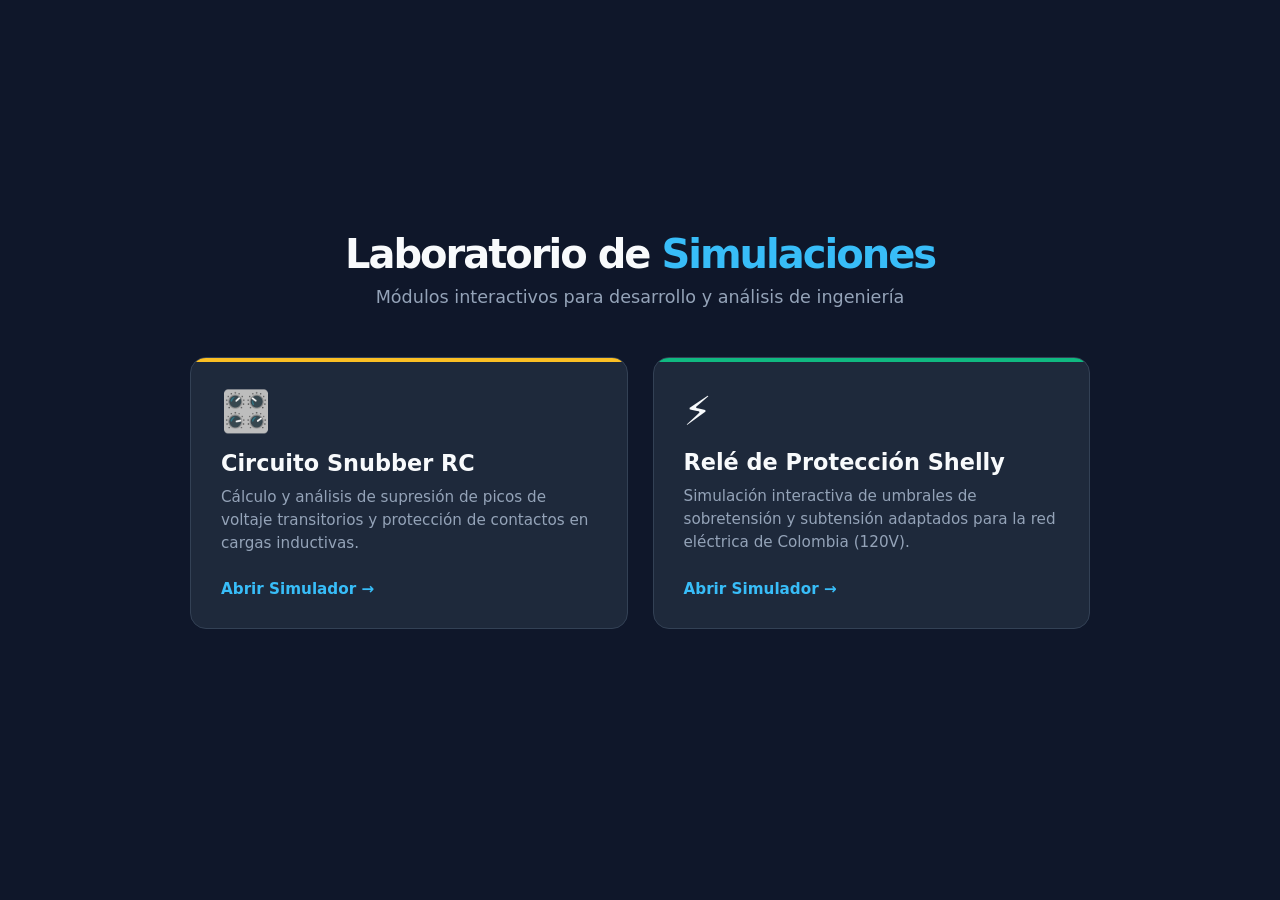
<file: index.html>
<!DOCTYPE html>
<html lang="es">
<head>
    <meta charset="UTF-8">
    <meta name="viewport" content="width=device-width, initial-scale=1.0">
    <title>Panel de Simulaciones Técnicas</title>
    <style>
        :root {
            --bg-color: #0f172a;
            --card-bg: #1e293b;
            --text-main: #f8fafc;
            --text-muted: #94a3b8;
            --primary: #38bdf8;
            --accent-snubber: #fbbf24;
            --accent-shelly: #10b981;
            --border: #334155;
        }

        * {
            box-sizing: border-box;
            margin: 0;
            padding: 0;
            font-family: system-ui, -apple-system, sans-serif;
        }

        body {
            background-color: var(--bg-color);
            color: var(--text-main);
            display: flex;
            flex-direction: column;
            align-items: center;
            justify-content: center;
            min-height: 100vh;
            padding: 20px;
        }

        .container {
            width: 100%;
            max-width: 900px;
            text-align: center;
        }

        .header {
            margin-bottom: 50px;
        }

        .header h1 {
            font-size: 2.5rem;
            color: var(--text-main);
            margin-bottom: 10px;
            font-weight: 800;
            letter-spacing: -0.05em;
        }

        .header h1 span {
            color: var(--primary);
        }

        .header p {
            color: var(--text-muted);
            font-size: 1.1rem;
        }

        .grid {
            display: grid;
            grid-template-columns: repeat(auto-fit, minmax(300px, 1fr));
            gap: 25px;
            margin-bottom: 40px;
        }

        .card {
            background: var(--card-bg);
            border: 1px solid var(--border);
            border-radius: 16px;
            padding: 30px;
            text-align: left;
            text-decoration: none;
            color: inherit;
            transition: all 0.25s cubic-bezier(0.4, 0, 0.2, 1);
            display: flex;
            flex-direction: column;
            justify-content: space-between;
            position: relative;
            overflow: hidden;
        }

        .card::before {
            content: '';
            position: absolute;
            top: 0;
            left: 0;
            width: 100%;
            height: 4px;
        }

        .card.snubber::before { background: var(--accent-snubber); }
        .card.shelly::before { background: var(--accent-shelly); }

        .card:hover {
            transform: translateY(-5px);
            border-color: var(--primary);
            box-shadow: 0 10px 25px -5px rgba(0, 0, 0, 0.3), 0 8px 10px -6px rgba(0, 0, 0, 0.3);
        }

        .icon {
            font-size: 2.5rem;
            margin-bottom: 15px;
        }

        .card-title {
            font-size: 1.4rem;
            font-weight: 700;
            margin-bottom: 10px;
            color: var(--text-main);
        }

        .card-desc {
            color: var(--text-muted);
            font-size: 0.95rem;
            line-height: 1.5;
            margin-bottom: 25px;
        }

        .btn-action {
            display: inline-flex;
            align-items: center;
            font-weight: 600;
            font-size: 0.95rem;
            color: var(--primary);
            transition: color 0.2s;
        }

        .card:hover .btn-action {
            color: var(--text-main);
        }

        .footer {
            color: var(--text-muted);
            font-size: 0.85rem;
            margin-top: 20px;
        }
    </style>
</head>
<body>

<div class="container">
    <div class="header">
        <h1>Laboratorio de <span>Simulaciones</span></h1>
        <p>Módulos interactivos para desarrollo y análisis de ingeniería</p>
    </div>

    <div class="grid">
        <a href="/Simulaciones/ghosting-snubber/led_ghosting_snubber.html" class="card snubber">
            <div>
                <div class="icon">🎛️</div>
                <div class="card-title">Circuito Snubber RC</div>
                <div class="card-desc">Cálculo y análisis de supresión de picos de voltaje transitorios y protección de contactos en cargas inductivas.</div>
            </div>
            <div class="btn-action">Abrir Simulador →</div>
        </a>

        <a href="/Simulaciones/rele-shelly/simulador_rele_shelly.html" class="card shelly">
            <div>
                <div class="icon">⚡</div>
                <div class="card-title">Relé de Protección Shelly</div>
                <div class="card-desc">Simulación interactiva de umbrales de sobretensión y subtensión adaptados para la red eléctrica de Colombia (120V).</div>
            </div>
            <div class="btn-action">Abrir Simulador →</div>
        </a>
    </div>

    
</div>

</body>
</html>
</file>
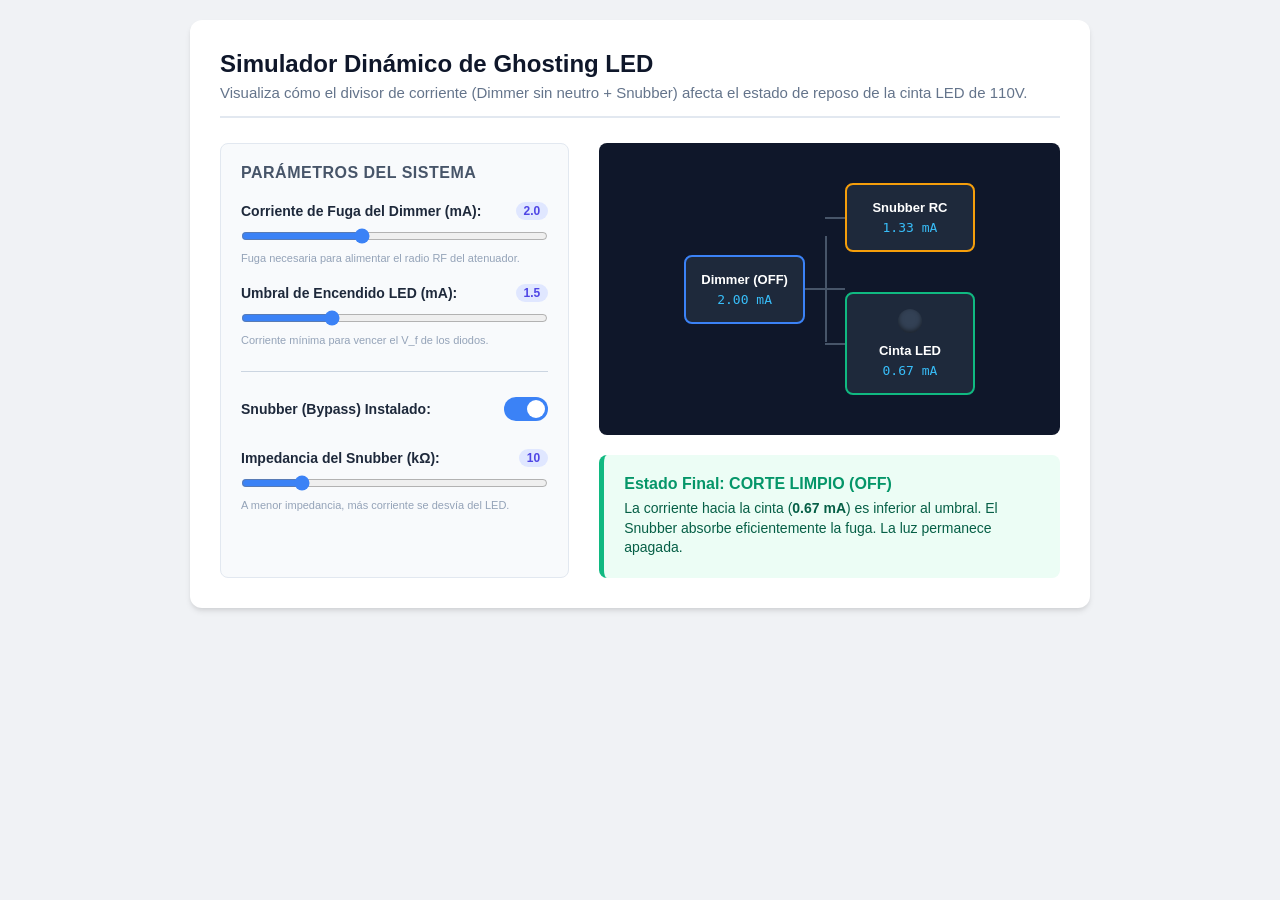
<file: ghosting-snubber/index.html>
<!DOCTYPE html>
<html lang="es">
<head>
    <meta charset="UTF-8">
    <meta name="viewport" content="width=device-width, initial-scale=1.0">
    <title>Simulador: LED Ghosting & Snubber</title>
    <link rel="stylesheet" href="style.css">
</head>
<body>
    <div class="container">
        <header>
            <h1>Simulador Dinámico de Ghosting LED</h1>
            <p>Visualiza cómo el divisor de corriente (Dimmer sin neutro + Snubber) afecta el estado de reposo de la cinta LED de 110V.</p>
        </header>
        
        <main>
            <!-- Panel de Controles -->
            <aside class="controls">
                <h2>Parámetros del Sistema</h2>
                
                <div class="control-group">
                    <label for="leakage">Corriente de Fuga del Dimmer (mA): <span id="leakage-val" class="badge">2.0</span></label>
                    <input type="range" id="leakage" min="0.1" max="5.0" step="0.1" value="2.0">
                    <small>Fuga necesaria para alimentar el radio RF del atenuador.</small>
                </div>

                <div class="control-group">
                    <label for="threshold">Umbral de Encendido LED (mA): <span id="threshold-val" class="badge">1.5</span></label>
                    <input type="range" id="threshold" min="0.1" max="5.0" step="0.1" value="1.5">
                    <small>Corriente mínima para vencer el V_f de los diodos.</small>
                </div>

                <div class="separator"></div>

                <div class="control-group toggle-group">
                    <label for="snubber-toggle">Snubber (Bypass) Instalado:</label>
                    <label class="switch">
                        <input type="checkbox" id="snubber-toggle" checked>
                        <span class="slider round"></span>
                    </label>
                </div>

                <div class="control-group" id="snubber-res-group">
                    <label for="snubber-res">Impedancia del Snubber (kΩ): <span id="snubber-res-val" class="badge">10</span></label>
                    <input type="range" id="snubber-res" min="1" max="50" step="1" value="10">
                    <small>A menor impedancia, más corriente se desvía del LED.</small>
                </div>
            </aside>

            <!-- Panel de Visualización del Circuito -->
            <section class="visualization">
                <div class="circuit-container">
                    <div class="circuit">
                        <div class="node dimmer">
                            <span>Dimmer (OFF)</span>
                            <small id="display-itotal">2.00 mA</small>
                        </div>
                        
                        <div class="branches">
                            <div class="branch">
                                <div class="component snubber" id="snubber-comp">
                                    <span>Snubber RC</span>
                                    <small id="display-isnub">0.00 mA</small>
                                </div>
                            </div>
                            <div class="branch">
                                <div class="component led" id="led-comp">
                                    <div class="bulb" id="led-bulb"></div>
                                    <span>Cinta LED</span>
                                    <small id="display-iled">0.00 mA</small>
                                </div>
                            </div>
                        </div>
                    </div>
                </div>
                
                <div class="status-panel" id="status-panel">
                    <h3>Estado Final: <span id="system-status">CALCULANDO...</span></h3>
                    <p id="system-desc">Calculando impedancias...</p>
                </div>
            </section>
        </main>
    </div>
    <script src="script.js"></script>
</body>
</html>
</file>
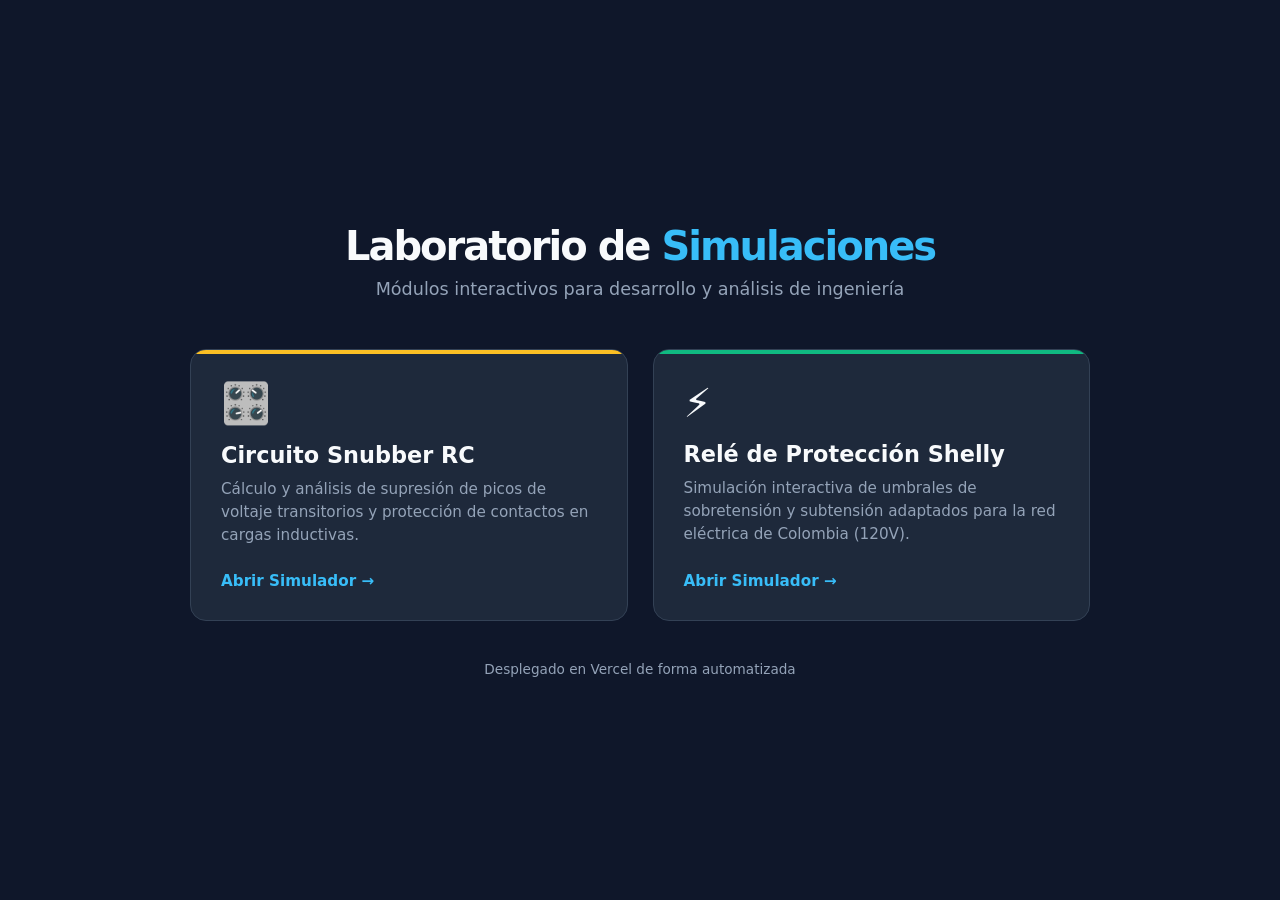
<file: Simulaciones/index.html>
<!DOCTYPE html>
<html lang="es">
<head>
    <meta charset="UTF-8">
    <meta name="viewport" content="width=device-width, initial-scale=1.0">
    <title>Panel de Simulaciones Técnicas</title>
    <style>
        :root {
            --bg-color: #0f172a;
            --card-bg: #1e293b;
            --text-main: #f8fafc;
            --text-muted: #94a3b8;
            --primary: #38bdf8;
            --accent-snubber: #fbbf24;
            --accent-shelly: #10b981;
            --border: #334155;
        }

        * {
            box-sizing: border-box;
            margin: 0;
            padding: 0;
            font-family: system-ui, -apple-system, sans-serif;
        }

        body {
            background-color: var(--bg-color);
            color: var(--text-main);
            display: flex;
            flex-direction: column;
            align-items: center;
            justify-content: center;
            min-height: 100vh;
            padding: 20px;
        }

        .container {
            width: 100%;
            max-width: 900px;
            text-align: center;
        }

        .header {
            margin-bottom: 50px;
        }

        .header h1 {
            font-size: 2.5rem;
            color: var(--text-main);
            margin-bottom: 10px;
            font-weight: 800;
            letter-spacing: -0.05em;
        }

        .header h1 span {
            color: var(--primary);
        }

        .header p {
            color: var(--text-muted);
            font-size: 1.1rem;
        }

        .grid {
            display: grid;
            grid-template-columns: repeat(auto-fit, minmax(300px, 1fr));
            gap: 25px;
            margin-bottom: 40px;
        }

        .card {
            background: var(--card-bg);
            border: 1px solid var(--border);
            border-radius: 16px;
            padding: 30px;
            text-align: left;
            text-decoration: none;
            color: inherit;
            transition: all 0.25s cubic-bezier(0.4, 0, 0.2, 1);
            display: flex;
            flex-direction: column;
            justify-content: space-between;
            position: relative;
            overflow: hidden;
        }

        .card::before {
            content: '';
            position: absolute;
            top: 0;
            left: 0;
            width: 100%;
            height: 4px;
        }

        .card.snubber::before { background: var(--accent-snubber); }
        .card.shelly::before { background: var(--accent-shelly); }

        .card:hover {
            transform: translateY(-5px);
            border-color: var(--primary);
            box-shadow: 0 10px 25px -5px rgba(0, 0, 0, 0.3), 0 8px 10px -6px rgba(0, 0, 0, 0.3);
        }

        .icon {
            font-size: 2.5rem;
            margin-bottom: 15px;
        }

        .card-title {
            font-size: 1.4rem;
            font-weight: 700;
            margin-bottom: 10px;
            color: var(--text-main);
        }

        .card-desc {
            color: var(--text-muted);
            font-size: 0.95rem;
            line-height: 1.5;
            margin-bottom: 25px;
        }

        .btn-action {
            display: inline-flex;
            align-items: center;
            font-weight: 600;
            font-size: 0.95rem;
            color: var(--primary);
            transition: color 0.2s;
        }

        .card:hover .btn-action {
            color: var(--text-main);
        }

        .footer {
            color: var(--text-muted);
            font-size: 0.85rem;
            margin-top: 20px;
        }
    </style>
</head>
<body>

<div class="container">
    <div class="header">
        <h1>Laboratorio de <span>Simulaciones</span></h1>
        <p>Módulos interactivos para desarrollo y análisis de ingeniería</p>
    </div>

    <div class="grid">
        <a href="./simulaciones/snubber.html" class="card snubber">
            <div>
                <div class="icon">🎛️</div>
                <div class="card-title">Circuito Snubber RC</div>
                <div class="card-desc">Cálculo y análisis de supresión de picos de voltaje transitorios y protección de contactos en cargas inductivas.</div>
            </div>
            <div class="btn-action">Abrir Simulador →</div>
        </a>

        <a href="./simulaciones/simulador.html" class="card shelly">
            <div>
                <div class="icon">⚡</div>
                <div class="card-title">Relé de Protección Shelly</div>
                <div class="card-desc">Simulación interactiva de umbrales de sobretensión y subtensión adaptados para la red eléctrica de Colombia (120V).</div>
            </div>
            <div class="btn-action">Abrir Simulador →</div>
        </a>
    </div>

    <div class="footer">
        <p>Desplegado en Vercel de forma automatizada</p>
    </div>
</div>

</body>
</html>
</file>
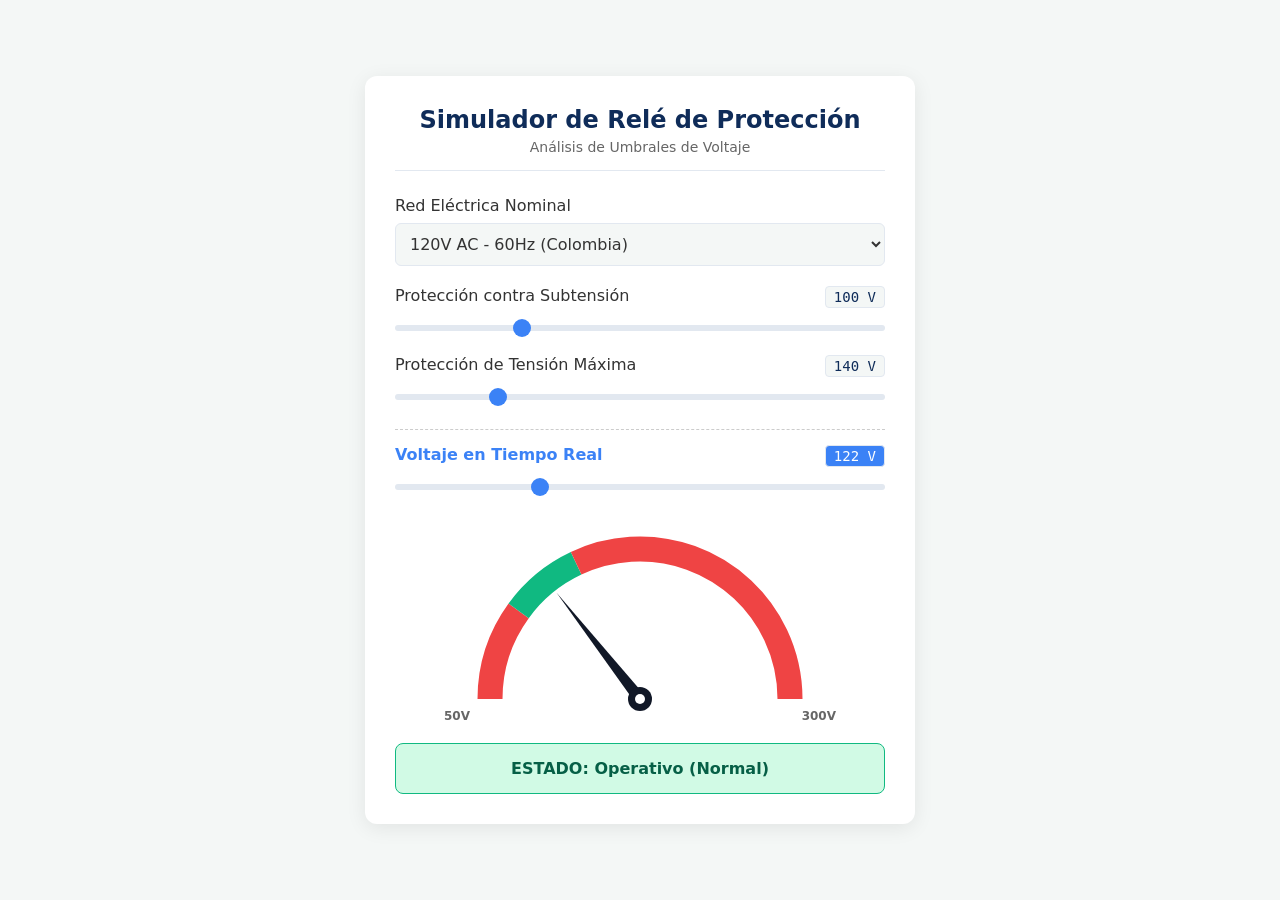
<file: Simulador de Relé de Protección de Voltaje/simulador.html>
<!DOCTYPE html>
<html lang="es">
<head>
    <meta charset="UTF-8">
    <meta name="viewport" content="width=device-width, initial-scale=1.0">
    <title>Simulador de Relé de Protección - Shelly</title>
    <style>
        :root {
            --bg-color: #f4f7f6;
            --card-bg: #ffffff;
            --text-main: #333333;
            --text-muted: #666666;
            --primary: #0f2c59;
            --accent: #3b82f6;
            --danger: #ef4444;
            --success: #10b981;
            --border: #e2e8f0;
        }

        * {
            box-sizing: border-box;
            margin: 0;
            padding: 0;
            font-family: system-ui, -apple-system, sans-serif;
        }

        body {
            background-color: var(--bg-color);
            color: var(--text-main);
            display: flex;
            justify-content: center;
            align-items: center;
            min-height: 100vh;
            padding: 20px;
        }

        .dashboard {
            background: var(--card-bg);
            width: 100%;
            max-width: 550px;
            border-radius: 12px;
            box-shadow: 0 4px 20px rgba(0,0,0,0.08);
            padding: 30px;
        }

        .header {
            text-align: center;
            margin-bottom: 25px;
            padding-bottom: 15px;
            border-bottom: 1px solid var(--border);
        }

        .header h2 {
            color: var(--primary);
            margin-bottom: 5px;
        }

        .control-group {
            margin-bottom: 20px;
        }

        .control-header {
            display: flex;
            justify-content: space-between;
            margin-bottom: 8px;
            font-weight: 500;
        }

        .value-badge {
            background: var(--bg-color);
            padding: 2px 8px;
            border-radius: 4px;
            font-family: monospace;
            font-size: 14px;
            color: var(--primary);
            border: 1px solid var(--border);
        }

        input[type="range"] {
            width: 100%;
            height: 6px;
            background: var(--border);
            border-radius: 3px;
            outline: none;
            -webkit-appearance: none;
        }

        input[type="range"]::-webkit-slider-thumb {
            -webkit-appearance: none;
            width: 18px;
            height: 18px;
            border-radius: 50%;
            background: var(--accent);
            cursor: pointer;
            transition: transform 0.1s;
        }

        input[type="range"]::-webkit-slider-thumb:hover {
            transform: scale(1.2);
        }

        select {
            width: 100%;
            padding: 10px;
            border-radius: 6px;
            border: 1px solid var(--border);
            background-color: var(--bg-color);
            font-size: 16px;
            color: var(--text-main);
            outline: none;
        }

        /* Contenedor del medidor tipo reloj */
        .gauge-container {
            display: flex;
            flex-direction: column;
            align-items: center;
            margin-top: 25px;
            position: relative;
        }

        canvas {
            max-width: 100%;
            height: auto;
        }

        .gauge-labels {
            display: flex;
            justify-content: space-between;
            width: 80%;
            margin-top: -10px;
            font-size: 12px;
            color: var(--text-muted);
            font-weight: bold;
        }

        /* Estado Final */
        .status-panel {
            margin-top: 20px;
            padding: 15px;
            border-radius: 8px;
            text-align: center;
            font-weight: bold;
            font-size: 16px;
            transition: all 0.3s;
        }

        .status-ok { background: #d1fae5; color: #065f46; border: 1px solid #10b981; }
        .status-error { background: #fee2e2; color: #991b1b; border: 1px solid #ef4444; }

    </style>
</head>
<body>

<div class="dashboard">
    <div class="header">
        <h2>Simulador de Relé de Protección</h2>
        <p style="color: var(--text-muted); font-size: 14px;">Análisis de Umbrales de Voltaje</p>
    </div>

    <div class="control-group">
        <div class="control-header">
            <label>Red Eléctrica Nominal</label>
        </div>
        <select id="gridNominal">
            <option value="120">120V AC - 60Hz (Colombia)</option>
            <option value="230">230V AC - 50Hz (Europa)</option>
        </select>
    </div>

    <div class="control-group">
        <div class="control-header">
            <label>Protección contra Subtensión</label>
            <span class="value-badge" id="lblMin">100 V</span>
        </div>
        <input type="range" id="minThresh" min="50" max="250" value="100">
    </div>

    <div class="control-group">
        <div class="control-header">
            <label>Protección de Tensión Máxima</label>
            <span class="value-badge" id="lblMax">140 V</span>
        </div>
        <input type="range" id="maxThresh" min="100" max="300" value="140">
    </div>

    <div class="control-group" style="margin-top: 25px; padding-top: 15px; border-top: 1px dashed #ccc;">
        <div class="control-header">
            <label style="color: var(--accent); font-weight: bold;">Voltaje en Tiempo Real</label>
            <span class="value-badge" id="lblCurr" style="background: var(--accent); color: white;">122 V</span>
        </div>
        <input type="range" id="currVolt" min="50" max="300" value="122">
    </div>

    <div class="gauge-container">
        <canvas id="gaugeCanvas" width="400" height="200"></canvas>
        <div class="gauge-labels">
            <span>50V</span>
            <span>300V</span>
        </div>
    </div>

    <div class="status-panel status-ok" id="statusPanel">
        ESTADO: Operativo (Normal)
    </div>
</div>

<script>
    // Referencias al DOM
    const gridNominal = document.getElementById('gridNominal');
    const minThresh = document.getElementById('minThresh');
    const maxThresh = document.getElementById('maxThresh');
    const currVolt = document.getElementById('currVolt');
    
    const lblMin = document.getElementById('lblMin');
    const lblMax = document.getElementById('lblMax');
    const lblCurr = document.getElementById('lblCurr');
    const statusPanel = document.getElementById('statusPanel');

    const canvas = document.getElementById('gaugeCanvas');
    const ctx = canvas.getContext('2d');

    // Escala del visualizador (50V a 300V)
    const MIN_SCALE = 50;
    const MAX_SCALE = 300;
    const SPAN = MAX_SCALE - MIN_SCALE;

    // Función para dibujar el Reloj (Gauge)
    function drawGauge(minV, maxV, currV) {
        // Limpiar el canvas en cada actualización
        ctx.clearRect(0, 0, canvas.width, canvas.height);
        
        const cx = canvas.width / 2;
        const cy = canvas.height - 20; // Dejar margen abajo
        const radius = 150;
        const thickness = 25;

        // Función auxiliar para mapear voltajes a radianes (de Pi a 2*Pi)
        // Pi = 180° (Izquierda), 2*Pi = 360° (Derecha)
        const valToAngle = (v) => {
            const pct = Math.max(0, Math.min(1, (v - MIN_SCALE) / SPAN));
            return Math.PI + (pct * Math.PI);
        };

        const angleMin = valToAngle(minV);
        const angleMax = valToAngle(maxV);
        const angleCurr = valToAngle(currV);

        ctx.lineWidth = thickness;
        ctx.lineCap = "butt";

        // 1. Zona de Falla por Subtensión (Rojo)
        ctx.beginPath();
        ctx.arc(cx, cy, radius, Math.PI, angleMin);
        ctx.strokeStyle = '#ef4444'; 
        ctx.stroke();

        // 2. Zona Operativa Segura (Verde)
        ctx.beginPath();
        ctx.arc(cx, cy, radius, angleMin, angleMax);
        ctx.strokeStyle = '#10b981';
        ctx.stroke();

        // 3. Zona de Falla por Sobretensión (Rojo)
        ctx.beginPath();
        ctx.arc(cx, cy, radius, angleMax, 2 * Math.PI);
        ctx.strokeStyle = '#ef4444';
        ctx.stroke();

        // 4. Dibujar Aguja (Needle)
        ctx.save();
        ctx.translate(cx, cy);
        ctx.rotate(angleCurr);
        
        ctx.beginPath();
        ctx.moveTo(0, -6);
        ctx.lineTo(radius - 15, 0); // Punta de la aguja
        ctx.lineTo(0, 6);
        ctx.fillStyle = '#111827';
        ctx.fill();
        ctx.restore();

        // 5. Dibujar Base / Eje de la aguja
        ctx.beginPath();
        ctx.arc(cx, cy, 12, 0, 2 * Math.PI);
        ctx.fillStyle = '#111827';
        ctx.fill();
        ctx.beginPath();
        ctx.arc(cx, cy, 5, 0, 2 * Math.PI);
        ctx.fillStyle = '#ffffff';
        ctx.fill();
    }

    // Lógica principal de actualización
    function updateSimulation() {
        let minV = parseInt(minThresh.value);
        let maxV = parseInt(maxThresh.value);
        let currentV = parseInt(currVolt.value);

        // Validar que el mínimo no cruce el máximo
        if (minV >= maxV) {
            minV = maxV - 1;
            minThresh.value = minV;
        }

        // Actualizar textos
        lblMin.textContent = minV + " V";
        lblMax.textContent = maxV + " V";
        lblCurr.textContent = currentV + " V";

        // Redibujar el canvas
        drawGauge(minV, maxV, currentV);

        // Evaluar estado lógico para el panel de texto
        if (currentV < minV) {
            statusPanel.className = "status-panel status-error";
            statusPanel.textContent = "BLOQUEO: Falla por Subtensión";
        } else if (currentV > maxV) {
            statusPanel.className = "status-panel status-error";
            statusPanel.textContent = "BLOQUEO: Falla por Sobretensión";
        } else {
            statusPanel.className = "status-panel status-ok";
            statusPanel.textContent = "ESTADO: Operativo (Normal)";
        }
    }

    // Preconfiguraciones al cambiar de red
    gridNominal.addEventListener('change', (e) => {
        if (e.target.value === "230") {
            minThresh.value = 180;
            maxThresh.value = 250;
            currVolt.value = 230;
        } else {
            minThresh.value = 100;
            maxThresh.value = 140;
            currVolt.value = 122;
        }
        updateSimulation();
    });

    // Event Listeners
    minThresh.addEventListener('input', updateSimulation);
    maxThresh.addEventListener('input', updateSimulation);
    currVolt.addEventListener('input', updateSimulation);

    // Render inicial
    updateSimulation();
</script>

</body>
</html>
</file>
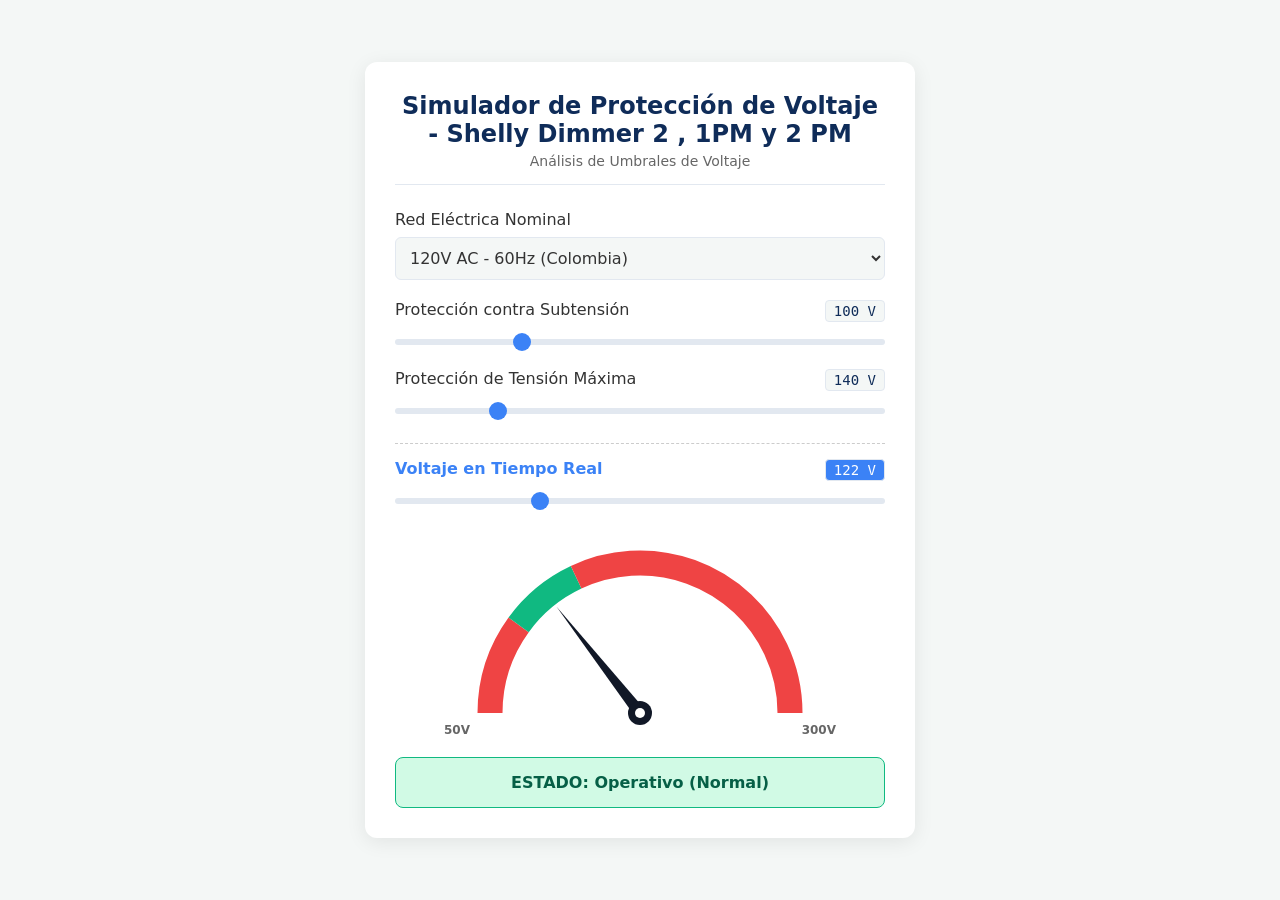
<file: Simulaciones/rele-shelly/simulador_rele_shelly.html>
<!DOCTYPE html>
<html lang="es">
<head>
    <meta charset="UTF-8">
    <meta name="viewport" content="width=device-width, initial-scale=1.0">
    <title>Simulador de Protección de Voltaje - Shelly Dimmer 2 , 1PM y 2 PM</title>
    <style>
        :root {
            --bg-color: #f4f7f6;
            --card-bg: #ffffff;
            --text-main: #333333;
            --text-muted: #666666;
            --primary: #0f2c59;
            --accent: #3b82f6;
            --danger: #ef4444;
            --success: #10b981;
            --border: #e2e8f0;
        }

        * {
            box-sizing: border-box;
            margin: 0;
            padding: 0;
            font-family: system-ui, -apple-system, sans-serif;
        }

        body {
            background-color: var(--bg-color);
            color: var(--text-main);
            display: flex;
            justify-content: center;
            align-items: center;
            min-height: 100vh;
            padding: 20px;
        }

        .dashboard {
            background: var(--card-bg);
            width: 100%;
            max-width: 550px;
            border-radius: 12px;
            box-shadow: 0 4px 20px rgba(0,0,0,0.08);
            padding: 30px;
        }

        .header {
            text-align: center;
            margin-bottom: 25px;
            padding-bottom: 15px;
            border-bottom: 1px solid var(--border);
        }

        .header h2 {
            color: var(--primary);
            margin-bottom: 5px;
        }

        .control-group {
            margin-bottom: 20px;
        }

        .control-header {
            display: flex;
            justify-content: space-between;
            margin-bottom: 8px;
            font-weight: 500;
        }

        .value-badge {
            background: var(--bg-color);
            padding: 2px 8px;
            border-radius: 4px;
            font-family: monospace;
            font-size: 14px;
            color: var(--primary);
            border: 1px solid var(--border);
        }

        input[type="range"] {
            width: 100%;
            height: 6px;
            background: var(--border);
            border-radius: 3px;
            outline: none;
            -webkit-appearance: none;
        }

        input[type="range"]::-webkit-slider-thumb {
            -webkit-appearance: none;
            width: 18px;
            height: 18px;
            border-radius: 50%;
            background: var(--accent);
            cursor: pointer;
            transition: transform 0.1s;
        }

        input[type="range"]::-webkit-slider-thumb:hover {
            transform: scale(1.2);
        }

        select {
            width: 100%;
            padding: 10px;
            border-radius: 6px;
            border: 1px solid var(--border);
            background-color: var(--bg-color);
            font-size: 16px;
            color: var(--text-main);
            outline: none;
        }

        /* Contenedor del medidor tipo reloj */
        .gauge-container {
            display: flex;
            flex-direction: column;
            align-items: center;
            margin-top: 25px;
            position: relative;
        }

        canvas {
            max-width: 100%;
            height: auto;
        }

        .gauge-labels {
            display: flex;
            justify-content: space-between;
            width: 80%;
            margin-top: -10px;
            font-size: 12px;
            color: var(--text-muted);
            font-weight: bold;
        }

        /* Estado Final */
        .status-panel {
            margin-top: 20px;
            padding: 15px;
            border-radius: 8px;
            text-align: center;
            font-weight: bold;
            font-size: 16px;
            transition: all 0.3s;
        }

        .status-ok { background: #d1fae5; color: #065f46; border: 1px solid #10b981; }
        .status-error { background: #fee2e2; color: #991b1b; border: 1px solid #ef4444; }

    </style>
</head>
<body>

<div class="dashboard">
    <div class="header">
        <h2>Simulador de Protección de Voltaje - Shelly Dimmer 2 , 1PM y 2 PM</h2>
        <p style="color: var(--text-muted); font-size: 14px;">Análisis de Umbrales de Voltaje</p>
    </div>

    <div class="control-group">
        <div class="control-header">
            <label>Red Eléctrica Nominal</label>
        </div>
        <select id="gridNominal">
            <option value="120">120V AC - 60Hz (Colombia)</option>
            <option value="230">230V AC - 50Hz (Europa)</option>
        </select>
    </div>

    <div class="control-group">
        <div class="control-header">
            <label>Protección contra Subtensión</label>
            <span class="value-badge" id="lblMin">100 V</span>
        </div>
        <input type="range" id="minThresh" min="50" max="250" value="100">
    </div>

    <div class="control-group">
        <div class="control-header">
            <label>Protección de Tensión Máxima</label>
            <span class="value-badge" id="lblMax">140 V</span>
        </div>
        <input type="range" id="maxThresh" min="100" max="300" value="140">
    </div>

    <div class="control-group" style="margin-top: 25px; padding-top: 15px; border-top: 1px dashed #ccc;">
        <div class="control-header">
            <label style="color: var(--accent); font-weight: bold;">Voltaje en Tiempo Real</label>
            <span class="value-badge" id="lblCurr" style="background: var(--accent); color: white;">122 V</span>
        </div>
        <input type="range" id="currVolt" min="50" max="300" value="122">
    </div>

    <div class="gauge-container">
        <canvas id="gaugeCanvas" width="400" height="200"></canvas>
        <div class="gauge-labels">
            <span>50V</span>
            <span>300V</span>
        </div>
    </div>

    <div class="status-panel status-ok" id="statusPanel">
        ESTADO: Operativo (Normal)
    </div>
</div>

<script>
    // Referencias al DOM
    const gridNominal = document.getElementById('gridNominal');
    const minThresh = document.getElementById('minThresh');
    const maxThresh = document.getElementById('maxThresh');
    const currVolt = document.getElementById('currVolt');
    
    const lblMin = document.getElementById('lblMin');
    const lblMax = document.getElementById('lblMax');
    const lblCurr = document.getElementById('lblCurr');
    const statusPanel = document.getElementById('statusPanel');

    const canvas = document.getElementById('gaugeCanvas');
    const ctx = canvas.getContext('2d');

    // Escala del visualizador (50V a 300V)
    const MIN_SCALE = 50;
    const MAX_SCALE = 300;
    const SPAN = MAX_SCALE - MIN_SCALE;

    // Función para dibujar el Reloj (Gauge)
    function drawGauge(minV, maxV, currV) {
        // Limpiar el canvas en cada actualización
        ctx.clearRect(0, 0, canvas.width, canvas.height);
        
        const cx = canvas.width / 2;
        const cy = canvas.height - 20; // Dejar margen abajo
        const radius = 150;
        const thickness = 25;

        // Función auxiliar para mapear voltajes a radianes (de Pi a 2*Pi)
        // Pi = 180° (Izquierda), 2*Pi = 360° (Derecha)
        const valToAngle = (v) => {
            const pct = Math.max(0, Math.min(1, (v - MIN_SCALE) / SPAN));
            return Math.PI + (pct * Math.PI);
        };

        const angleMin = valToAngle(minV);
        const angleMax = valToAngle(maxV);
        const angleCurr = valToAngle(currV);

        ctx.lineWidth = thickness;
        ctx.lineCap = "butt";

        // 1. Zona de Falla por Subtensión (Rojo)
        ctx.beginPath();
        ctx.arc(cx, cy, radius, Math.PI, angleMin);
        ctx.strokeStyle = '#ef4444'; 
        ctx.stroke();

        // 2. Zona Operativa Segura (Verde)
        ctx.beginPath();
        ctx.arc(cx, cy, radius, angleMin, angleMax);
        ctx.strokeStyle = '#10b981';
        ctx.stroke();

        // 3. Zona de Falla por Sobretensión (Rojo)
        ctx.beginPath();
        ctx.arc(cx, cy, radius, angleMax, 2 * Math.PI);
        ctx.strokeStyle = '#ef4444';
        ctx.stroke();

        // 4. Dibujar Aguja (Needle)
        ctx.save();
        ctx.translate(cx, cy);
        ctx.rotate(angleCurr);
        
        ctx.beginPath();
        ctx.moveTo(0, -6);
        ctx.lineTo(radius - 15, 0); // Punta de la aguja
        ctx.lineTo(0, 6);
        ctx.fillStyle = '#111827';
        ctx.fill();
        ctx.restore();

        // 5. Dibujar Base / Eje de la aguja
        ctx.beginPath();
        ctx.arc(cx, cy, 12, 0, 2 * Math.PI);
        ctx.fillStyle = '#111827';
        ctx.fill();
        ctx.beginPath();
        ctx.arc(cx, cy, 5, 0, 2 * Math.PI);
        ctx.fillStyle = '#ffffff';
        ctx.fill();
    }

    // Lógica principal de actualización
    function updateSimulation() {
        let minV = parseInt(minThresh.value);
        let maxV = parseInt(maxThresh.value);
        let currentV = parseInt(currVolt.value);

        // Validar que el mínimo no cruce el máximo
        if (minV >= maxV) {
            minV = maxV - 1;
            minThresh.value = minV;
        }

        // Actualizar textos
        lblMin.textContent = minV + " V";
        lblMax.textContent = maxV + " V";
        lblCurr.textContent = currentV + " V";

        // Redibujar el canvas
        drawGauge(minV, maxV, currentV);

        // Evaluar estado lógico para el panel de texto
        if (currentV < minV) {
            statusPanel.className = "status-panel status-error";
            statusPanel.textContent = "BLOQUEO: Falla por Subtensión";
        } else if (currentV > maxV) {
            statusPanel.className = "status-panel status-error";
            statusPanel.textContent = "BLOQUEO: Falla por Sobretensión";
        } else {
            statusPanel.className = "status-panel status-ok";
            statusPanel.textContent = "ESTADO: Operativo (Normal)";
        }
    }

    // Preconfiguraciones al cambiar de red
    gridNominal.addEventListener('change', (e) => {
        if (e.target.value === "230") {
            minThresh.value = 180;
            maxThresh.value = 250;
            currVolt.value = 230;
        } else {
            minThresh.value = 100;
            maxThresh.value = 140;
            currVolt.value = 122;
        }
        updateSimulation();
    });

    // Event Listeners
    minThresh.addEventListener('input', updateSimulation);
    maxThresh.addEventListener('input', updateSimulation);
    currVolt.addEventListener('input', updateSimulation);

    // Render inicial
    updateSimulation();
</script>

</body>
</html>
</file>
<file: ghosting-snubber/style.css>
* {
    box-sizing: border-box;
    margin: 0;
    padding: 0;
    font-family: 'Helvetica Neue', Helvetica, Arial, sans-serif;
}

body {
    background-color: #f0f2f5;
    color: #334155;
    padding: 20px;
}

.container {
    max-width: 900px;
    margin: 0 auto;
    background: #ffffff;
    padding: 30px;
    border-radius: 12px;
    box-shadow: 0 4px 6px -1px rgba(0, 0, 0, 0.1), 0 2px 4px -1px rgba(0, 0, 0, 0.06);
}

header {
    border-bottom: 2px solid #e2e8f0;
    padding-bottom: 15px;
    margin-bottom: 25px;
}

header h1 {
    color: #0f172a;
    font-size: 24px;
    font-weight: 700;
}

header p {
    color: #64748b;
    font-size: 15px;
    margin-top: 6px;
}

main {
    display: flex;
    gap: 30px;
}

@media(max-width: 768px) {
    main { flex-direction: column; }
}

/* Panel de Controles */
.controls {
    flex: 1;
    background: #f8fafc;
    padding: 20px;
    border-radius: 8px;
    border: 1px solid #e2e8f0;
}

.controls h2 {
    font-size: 16px;
    text-transform: uppercase;
    letter-spacing: 0.5px;
    margin-bottom: 20px;
    color: #475569;
}

.control-group { margin-bottom: 20px; }
.control-group label {
    display: flex;
    justify-content: space-between;
    align-items: center;
    font-size: 14px;
    font-weight: 600;
    margin-bottom: 8px;
    color: #1e293b;
}

.control-group small {
    display: block;
    font-size: 11px;
    color: #94a3b8;
    margin-top: 4px;
}

.control-group input[type="range"] {
    width: 100%;
    cursor: pointer;
    accent-color: #3b82f6;
}

.badge {
    background: #e0e7ff;
    color: #4f46e5;
    padding: 2px 8px;
    border-radius: 12px;
    font-size: 12px;
}

.separator {
    height: 1px;
    background: #cbd5e1;
    margin: 25px 0;
}

.toggle-group {
    display: flex;
    align-items: center;
    justify-content: space-between;
}

/* Switch UI */
.switch { position: relative; display: inline-block; width: 44px; height: 24px; }
.switch input { opacity: 0; width: 0; height: 0; }
.slider { position: absolute; cursor: pointer; top: 0; left: 0; right: 0; bottom: 0; background-color: #cbd5e1; transition: .4s; }
.slider:before { position: absolute; content: ""; height: 18px; width: 18px; left: 3px; bottom: 3px; background-color: white; transition: .4s; }
input:checked + .slider { background-color: #3b82f6; }
input:checked + .slider:before { transform: translateX(20px); }
.slider.round { border-radius: 24px; }
.slider.round:before { border-radius: 50%; }

/* Panel de Visualización */
.visualization {
    flex: 1.5;
    display: flex;
    flex-direction: column;
    gap: 20px;
}

.circuit-container {
    background: #0f172a;
    padding: 40px 20px;
    border-radius: 8px;
    color: white;
    position: relative;
    overflow: hidden;
}

.circuit {
    display: flex;
    align-items: center;
    justify-content: center;
    position: relative;
    z-index: 2;
}

/* Esquemático */
.node, .component {
    background: #1e293b;
    padding: 15px;
    border-radius: 8px;
    text-align: center;
    border: 2px solid #334155;
    z-index: 2;
}

.node span, .component span { display: block; font-weight: 600; font-size: 13px; }
.node small, .component small { color: #38bdf8; font-size: 13px; display: block; margin-top: 5px; font-family: monospace; }

.dimmer { min-width: 120px; border-color: #3b82f6; margin-right: 40px; }
.snubber { min-width: 130px; border-color: #f59e0b; transition: all 0.3s ease; }
.led { min-width: 130px; border-color: #10b981; }

.snubber.disabled {
    opacity: 0.3;
    border-style: dashed;
    filter: grayscale(100%);
}

.branches {
    display: flex;
    flex-direction: column;
    gap: 40px;
    position: relative;
}

/* Líneas del circuito */
.branches::before {
    content: ''; position: absolute; left: -40px; top: 50%; transform: translateY(-50%);
    width: 40px; height: 2px; background: #475569; z-index: 1;
}
.branches::after {
    content: ''; position: absolute; left: -20px; top: 25%;
    height: 50%; width: 2px; background: #475569; z-index: 1;
}
.branch { position: relative; display: flex; align-items: center; justify-content: center; }
.branch::before {
    content: ''; position: absolute; left: -20px; width: 20px;
    height: 2px; background: #475569; z-index: 1;
}

/* Animación del LED */
.bulb {
    width: 24px;
    height: 24px;
    background: #334155;
    border-radius: 50%;
    margin: 0 auto 10px;
    transition: all 0.4s ease;
    box-shadow: inset 0 -2px 5px rgba(0,0,0,0.5);
}

.bulb.on {
    background: #fde047;
    box-shadow: 0 0 20px 8px rgba(250, 204, 21, 0.4), inset 0 -2px 5px rgba(202, 138, 4, 0.5);
}

/* Panel de Resultados */
.status-panel {
    padding: 20px;
    border-radius: 8px;
    border-left: 5px solid;
    transition: all 0.3s ease;
}

.status-panel h3 { font-size: 16px; margin-bottom: 6px; }
.status-panel p { font-size: 14px; line-height: 1.4; }

.status-off { border-color: #10b981; color: #065f46; background: #ecfdf5; }
.status-off h3 { color: #059669; }

.status-ghosting { border-color: #ef4444; color: #7f1d1d; background: #fef2f2; }
.status-ghosting h3 { color: #dc2626; }
</file>
